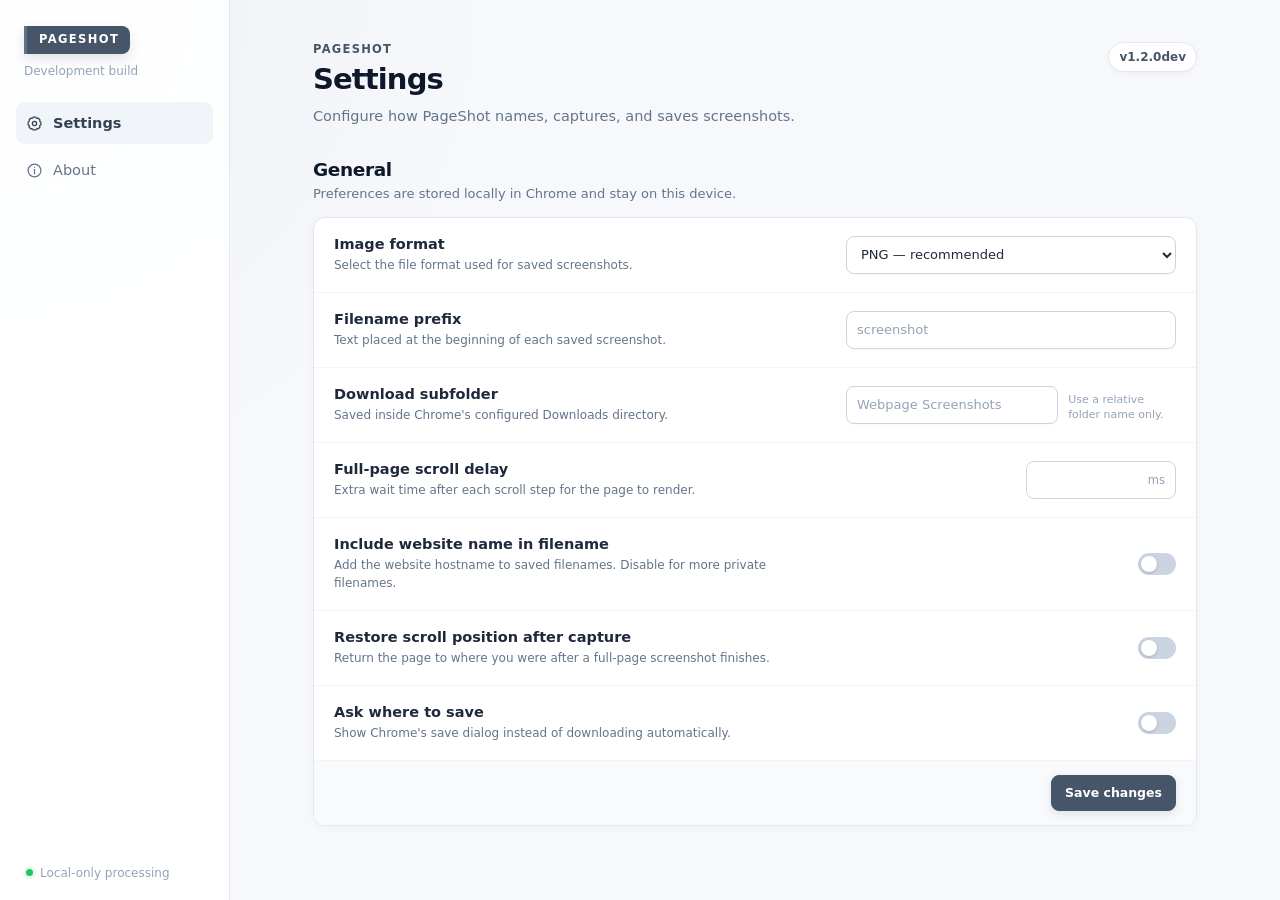
<file: src/options/index.html>
<!doctype html>
<html lang="en">
<head>
  <meta charset="utf-8">
  <meta name="viewport" content="width=device-width, initial-scale=1">
  <title>PageShot settings</title>
  <link rel="stylesheet" href="styles.css">
</head>
<body>
  <div class="app-shell">
    <aside class="sidebar">
      <div class="brand-area">
        <div class="brand-tab">PAGESHOT</div>
        <div class="brand-caption">Development build</div>
      </div>

      <nav class="nav" aria-label="Settings sections">
        <button class="nav-button active" type="button" data-view="settingsView">
          <svg viewBox="0 0 24 24" aria-hidden="true"><circle cx="12" cy="12" r="3"/><path d="M19.4 15a1.7 1.7 0 0 0 .34 1.88l.06.06-2.83 2.83-.06-.06a1.7 1.7 0 0 0-1.88-.34A1.7 1.7 0 0 0 14 20.92V21h-4v-.08A1.7 1.7 0 0 0 8.97 19.4a1.7 1.7 0 0 0-1.88.34l-.06.06-2.83-2.83.06-.06A1.7 1.7 0 0 0 4.6 15a1.7 1.7 0 0 0-1.55-1.03H3v-4h.08A1.7 1.7 0 0 0 4.6 8.94a1.7 1.7 0 0 0-.34-1.88L4.2 7l2.83-2.83.06.06a1.7 1.7 0 0 0 1.88.34A1.7 1.7 0 0 0 10 3.05V3h4v.08a1.7 1.7 0 0 0 1.03 1.52 1.7 1.7 0 0 0 1.88-.34l.06-.06L19.8 7l-.06.06a1.7 1.7 0 0 0-.34 1.88 1.7 1.7 0 0 0 1.55 1.03H21v4h-.08A1.7 1.7 0 0 0 19.4 15Z"/></svg>
          Settings
        </button>
        <button class="nav-button" type="button" data-view="aboutView">
          <svg viewBox="0 0 24 24" aria-hidden="true"><circle cx="12" cy="12" r="9"/><path d="M12 10.5v6M12 7.5h.01"/></svg>
          About
        </button>
      </nav>

      <div class="sidebar-footer">
        <div class="local-chip"><span class="local-dot"></span>Local-only processing</div>
      </div>
    </aside>

    <main class="main">
      <header class="topbar">
        <div>
          <div class="eyebrow">PageShot</div>
          <h1 id="pageTitle">Settings</h1>
          <p id="pageDescription">Configure how PageShot names, captures, and saves screenshots.</p>
        </div>
        <div class="version-chip">v<span id="versionText">1.2.0</span> dev</div>
      </header>

      <section id="settingsView" class="view active">
        <div class="section-heading">
          <h2>General</h2>
          <p>Preferences are stored locally in Chrome and stay on this device.</p>
        </div>

        <form id="settingsForm" class="card">
          <div class="setting-row">
            <div class="setting-copy">
              <label for="imageFormat">Image format</label>
              <p>Select the file format used for saved screenshots.</p>
            </div>
            <div class="control">
              <select id="imageFormat">
                <option value="png">PNG — recommended</option>
                <option value="jpeg">JPEG</option>
                <option value="webp">WebP</option>
              </select>
            </div>
          </div>

          <div class="setting-row">
            <div class="setting-copy">
              <label for="filenamePrefix">Filename prefix</label>
              <p>Text placed at the beginning of each saved screenshot.</p>
            </div>
            <div class="control"><input id="filenamePrefix" type="text" maxlength="40" autocomplete="off" placeholder="screenshot"></div>
          </div>

          <div class="setting-row">
            <div class="setting-copy">
              <label for="downloadFolder">Download subfolder</label>
              <p>Saved inside Chrome's configured Downloads directory.</p>
            </div>
            <div class="control field-wrap">
              <input id="downloadFolder" type="text" maxlength="300" autocomplete="off" placeholder="Webpage Screenshots">
              <span class="field-hint">Use a relative folder name only.</span>
            </div>
          </div>

          <div class="setting-row">
            <div class="setting-copy">
              <label for="scrollDelay">Full-page scroll delay</label>
              <p>Extra wait time after each scroll step for the page to render.</p>
            </div>
            <div class="control">
              <div class="number-control"><input id="scrollDelay" type="number" min="75" max="1000" step="25"><span>ms</span></div>
            </div>
          </div>

          <div class="setting-row toggle-row">
            <div class="setting-copy">
              <label for="includeWebsiteName">Include website name in filename</label>
              <p>Add the website hostname to saved filenames. Disable for more private filenames.</p>
            </div>
            <div class="control">
              <label class="switch"><input id="includeWebsiteName" type="checkbox"><span class="slider"></span></label>
            </div>
          </div>

          <div class="setting-row toggle-row">
            <div class="setting-copy">
              <label for="restoreScrollPosition">Restore scroll position after capture</label>
              <p>Return the page to where you were after a full-page screenshot finishes.</p>
            </div>
            <div class="control">
              <label class="switch"><input id="restoreScrollPosition" type="checkbox"><span class="slider"></span></label>
            </div>
          </div>

          <div class="setting-row toggle-row">
            <div class="setting-copy">
              <label for="saveAs">Ask where to save</label>
              <p>Show Chrome's save dialog instead of downloading automatically.</p>
            </div>
            <div class="control">
              <label class="switch"><input id="saveAs" type="checkbox"><span class="slider"></span></label>
            </div>
          </div>

          <div class="card-footer">
            <span id="status" class="save-status" role="status" aria-live="polite"></span>
            <button class="primary-button" type="submit">Save changes</button>
          </div>
        </form>
      </section>

      <section id="aboutView" class="view">
        <div class="section-heading">
          <h2>About</h2>
          <p>A lightweight screenshot utility built around local-first browser APIs.</p>
        </div>

        <article class="about-card">
          <div class="about-icon" aria-hidden="true">
            <svg viewBox="0 0 24 24"><rect x="4" y="3.5" width="16" height="17" rx="3"/><path d="M8 8h8M8 12h6M8 16h4"/></svg>
          </div>
          <div class="about-main">
            <div class="about-title-row">
              <div>
                <h3>PageShot</h3>
                <p class="about-version">Development version · v<span id="aboutVersionText">1.2.0</span></p>
              </div>
              <span class="dev-badge">DEV BUILD</span>
            </div>

            <p class="about-description">PageShot captures visible areas and complete webpages as image files directly in Chrome. This build is intended for development and testing while the capture behavior and interface continue to be refined.</p>

            <div class="about-grid">
              <div class="about-item"><span>Processing</span><strong>Local only</strong></div>
              <div class="about-item"><span>Network uploads</span><strong>None</strong></div>
              <div class="about-item"><span>Default format</span><strong>PNG</strong></div>
              <div class="about-item"><span>Platform</span><strong>Chrome MV3</strong></div>
            </div>

            <div class="development-note">
              <svg viewBox="0 0 24 24" aria-hidden="true"><circle cx="12" cy="12" r="9"/><path d="M12 10.5v6M12 7.5h.01"/></svg>
              <div>
                <strong>Development notice</strong>
                <span>This version is under active development. Test important captures before relying on it for archival or production workflows.</span>
              </div>
            </div>
          </div>
        </article>
      </section>
    </main>
  </div>
  <script type="module" src="script.js"></script>
</body>
</html>
</file>
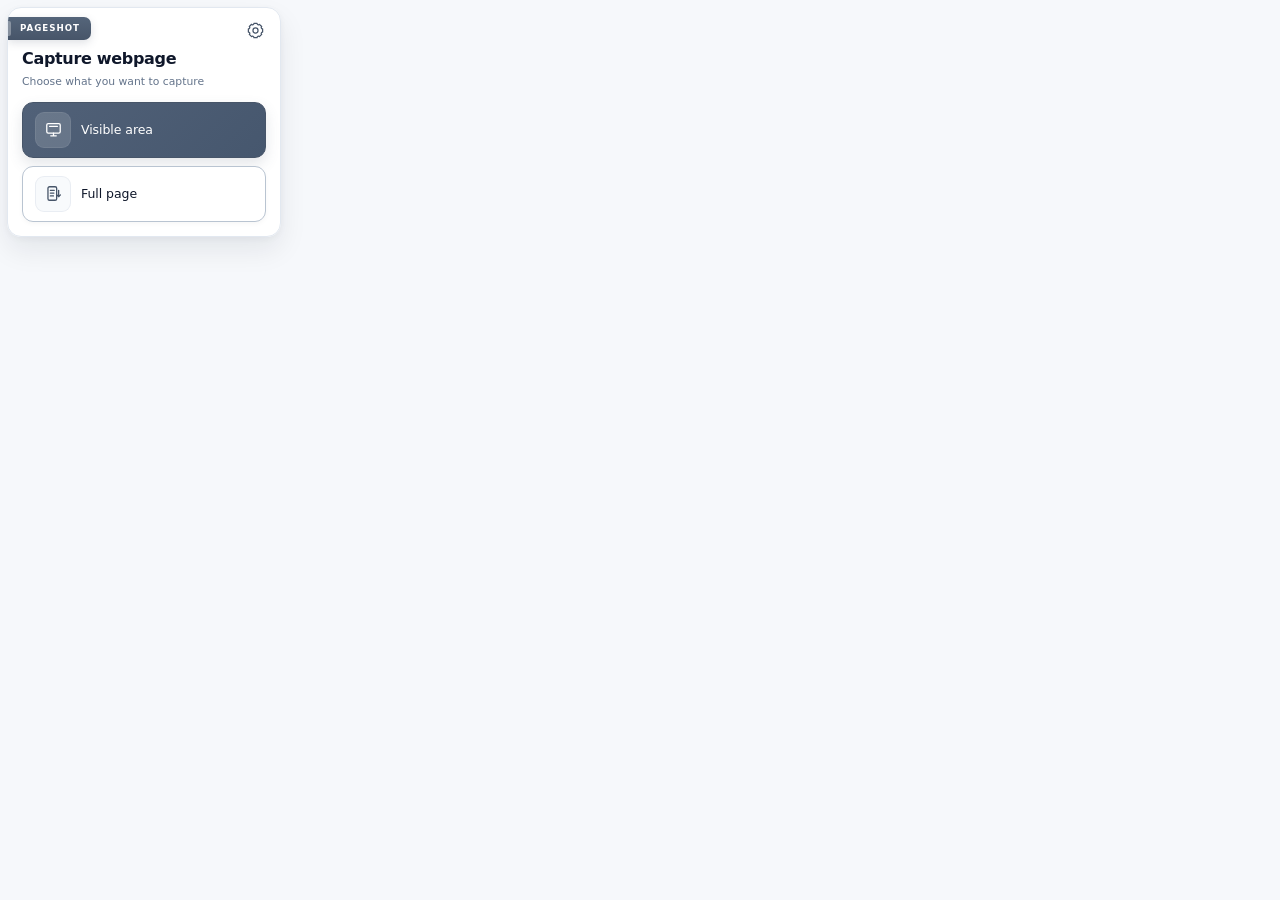
<file: src/popup/index.html>
<!doctype html>
<html lang="en">
<head>
  <meta charset="utf-8">
  <meta name="viewport" content="width=device-width, initial-scale=1">
  <title>PageShot</title>
  <link rel="stylesheet" href="styles.css">
</head>
<body>
  <main class="popup">
    <div class="ribbon">PAGESHOT</div>

    <div class="topbar">
      <button id="settingsBtn" class="settings-button" type="button" aria-label="Open settings" title="Settings">
        <svg viewBox="0 0 24 24" aria-hidden="true">
          <circle cx="12" cy="12" r="3.2"/>
          <path d="M19.4 15a1.7 1.7 0 0 0 .34 1.88l.06.06-2.83 2.83-.06-.06a1.7 1.7 0 0 0-1.88-.34 1.7 1.7 0 0 0-1.03 1.55V21h-4v-.08A1.7 1.7 0 0 0 8.97 19.4a1.7 1.7 0 0 0-1.88.34l-.06.06-2.83-2.83.06-.06A1.7 1.7 0 0 0 4.6 15a1.7 1.7 0 0 0-1.55-1.03H3v-4h.08A1.7 1.7 0 0 0 4.6 8.94a1.7 1.7 0 0 0-.34-1.88L4.2 7l2.83-2.83.06.06a1.7 1.7 0 0 0 1.88.34A1.7 1.7 0 0 0 10 3.05V3h4v.08a1.7 1.7 0 0 0 1.03 1.52 1.7 1.7 0 0 0 1.88-.34l.06-.06L19.8 7l-.06.06a1.7 1.7 0 0 0-.34 1.88 1.7 1.7 0 0 0 1.55 1.03H21v4h-.08A1.7 1.7 0 0 0 19.4 15Z"/>
        </svg>
      </button>
    </div>

    <div class="content">
      <section class="heading">
        <h1>Capture webpage</h1>
        <p>Choose what you want to capture</p>
      </section>

      <section class="actions" aria-label="Capture options">
        <button id="visibleBtn" class="capture-button primary" type="button">
          <span class="icon-box" aria-hidden="true">
            <svg viewBox="0 0 24 24"><rect x="3.5" y="4.5" width="17" height="12" rx="1.8"/><path d="M8.5 20h7M12 16.5V20"/><path d="M7 8h10"/></svg>
          </span>
          <span class="button-title">Visible area</span>
        </button>

        <button id="fullBtn" class="capture-button secondary" type="button">
          <span class="icon-box" aria-hidden="true">
            <svg viewBox="0 0 24 24"><rect x="5" y="3.5" width="11" height="17" rx="2"/><path d="M8 8h5M8 11.5h4.5M8 15h4"/><path d="M18.5 8v8m0 0-2.25-2.25M18.5 16l2.25-2.25"/></svg>
          </span>
          <span class="button-title">Full page</span>
        </button>
      </section>

      <div id="status" class="status" role="status" aria-live="polite"></div>
    </div>
  </main>
  <script src="script.js"></script>
</body>
</html>
</file>
<file: src/options/styles.css>
:root {
  color-scheme: light;
  font-family: Poppins, "SF Pro Text", ui-sans-serif, system-ui, -apple-system, BlinkMacSystemFont, "Segoe UI", sans-serif;
  --slate-950:#0f172a; --slate-900:#1e293b; --slate-700:#334155; --slate-600:#475569; --slate-500:#64748b; --slate-400:#94a3b8; --slate-300:#cbd5e1; --slate-200:#e2e8f0; --slate-100:#f1f5f9; --slate-50:#f8fafc; --white:#fff; --green:#15803d; --danger:#b42318;
}
* { box-sizing:border-box; }
body { margin:0; min-width:900px; background:radial-gradient(circle at top left,rgba(71,85,105,.045),transparent 32%),#f6f8fb; color:var(--slate-950); -webkit-font-smoothing:antialiased; text-rendering:optimizeLegibility; }
button,input,select { font:inherit; }
.app-shell { display:grid; grid-template-columns:230px minmax(0,1fr); min-height:100vh; }
.sidebar { position:sticky; top:0; display:flex; height:100vh; flex-direction:column; padding:24px 16px 18px; border-right:1px solid var(--slate-200); background:rgba(255,255,255,.96); }
.brand-area { padding:2px 8px 24px; }
.brand-tab { display:inline-flex; align-items:center; min-height:28px; padding:0 11px 0 12px; border-left:3px solid #607087; border-radius:0 8px 8px 0; background:var(--slate-600); color:#fff; box-shadow:0 5px 12px rgba(71,85,105,.16); font-size:11.5px; font-weight:600; letter-spacing:.12em; line-height:1; text-transform:uppercase; }
.brand-caption { margin-top:10px; color:var(--slate-400); font-size:12px; font-weight:500; }
.nav { display:grid; gap:5px; }
.nav-button { display:flex; align-items:center; gap:10px; width:100%; min-height:42px; padding:9px 10px; border:0; border-radius:9px; background:transparent; color:var(--slate-500); cursor:pointer; text-align:left; font-size:14.5px; font-weight:500; transition:background 140ms ease,color 140ms ease; }
.nav-button svg { width:17px; height:17px; fill:none; stroke:currentColor; stroke-width:1.75; stroke-linecap:round; stroke-linejoin:round; }
.nav-button:hover { background:var(--slate-50); color:var(--slate-700); }
.nav-button.active { background:var(--slate-100); color:var(--slate-700); font-weight:600; }
.sidebar-footer { margin-top:auto; padding:12px 10px 2px; }
.local-chip { display:inline-flex; align-items:center; gap:7px; color:var(--slate-400); font-size:12px; font-weight:500; }
.local-dot { width:7px; height:7px; border-radius:50%; background:#22c55e; box-shadow:0 0 0 3px rgba(34,197,94,.1); }
.main { width:100%; max-width:980px; margin:0 auto; padding:42px 48px 64px; }
.topbar { display:flex; align-items:flex-start; justify-content:space-between; gap:24px; margin-bottom:30px; }
.eyebrow { margin-bottom:6px; color:var(--slate-600); font-size:11.5px; font-weight:600; letter-spacing:.11em; text-transform:uppercase; }
h1,h2,h3,p { margin-top:0; }
h1 { margin-bottom:8px; font-size:29px; font-weight:600; letter-spacing:-.03em; line-height:1.2; }
.topbar p { max-width:650px; margin-bottom:0; color:var(--slate-500); font-size:14.5px; line-height:1.65; }
.version-chip { display:inline-flex; align-items:center; min-height:30px; padding:0 10px; border:1px solid var(--slate-200); border-radius:999px; background:#fff; color:var(--slate-600); box-shadow:0 2px 5px rgba(15,23,42,.035); font-size:12px; font-weight:600; }
.view { display:none; }.view.active { display:block; }
.section-heading { margin-bottom:13px; }
.section-heading h2 { margin-bottom:4px; font-size:18.5px; font-weight:600; letter-spacing:-.02em; }
.section-heading p { margin-bottom:0; color:var(--slate-500); font-size:13px; line-height:1.55; }
.card,.about-card { border:1px solid var(--slate-200); border-radius:12px; background:#fff; box-shadow:0 2px 8px rgba(15,23,42,.035); }
.card { overflow:hidden; }
.setting-row { display:grid; grid-template-columns:minmax(245px,1fr) minmax(260px,330px); align-items:center; gap:30px; padding:18px 20px; }
.setting-row + .setting-row { border-top:1px solid var(--slate-100); }
.setting-copy label { display:block; margin-bottom:4px; color:var(--slate-900); font-size:14.5px; font-weight:600; }
.setting-copy p { margin-bottom:0; color:var(--slate-500); font-size:12px; line-height:1.5; }
.control { display:flex; justify-content:flex-end; }
.field-wrap { width:100%; }
input[type="text"],input[type="number"],select { width:100%; min-height:38px; padding:8px 10px; border:1px solid var(--slate-300); border-radius:8px; outline:none; background:#fff; color:var(--slate-900); font-size:13px; font-weight:500; box-shadow:0 1px 2px rgba(15,23,42,.025); transition:border-color 140ms ease,box-shadow 140ms ease; }
select { cursor:pointer; }
input:focus,select:focus { border-color:var(--slate-600); box-shadow:0 0 0 3px rgba(71,85,105,.1); }
input::placeholder { color:var(--slate-400); }
.field-hint { display:block; margin-top:6px; margin-left:10px; color:var(--slate-400); font-size:11px; line-height:1.4; }
.number-control { display:flex; align-items:center; width:150px; overflow:hidden; border:1px solid var(--slate-300); border-radius:8px; background:#fff; }
.number-control:focus-within { border-color:var(--slate-600); box-shadow:0 0 0 3px rgba(71,85,105,.1); }
.number-control input { min-height:36px; border:0; box-shadow:none; }
.number-control input:focus { box-shadow:none; }
.number-control span { padding:0 10px; color:var(--slate-400); font-size:11.5px; font-weight:500; }
.switch { position:relative; display:inline-flex; width:38px; height:22px; cursor:pointer; }
.switch input { position:absolute; width:1px; height:1px; opacity:0; }
.slider { position:absolute; inset:0; border-radius:999px; background:var(--slate-300); transition:background 150ms ease; }
.slider::after { content:""; position:absolute; top:3px; left:3px; width:16px; height:16px; border-radius:50%; background:#fff; box-shadow:0 1px 3px rgba(15,23,42,.2); transition:transform 150ms ease; }
.switch input:checked + .slider { background:var(--slate-600); }.switch input:checked + .slider::after { transform:translateX(16px); }
.card-footer { display:flex; align-items:center; justify-content:flex-end; gap:12px; padding:14px 20px; border-top:1px solid var(--slate-100); background:var(--slate-50); }
.save-status { color:var(--green); font-size:12px; font-weight:500; }.save-status.error { color:var(--danger); }
.primary-button { display:inline-flex; align-items:center; justify-content:center; min-height:36px; padding:8px 13px; border:1px solid var(--slate-600); border-radius:8px; background:var(--slate-600); color:#fff; cursor:pointer; font-size:12.5px; font-weight:600; box-shadow:0 3px 8px rgba(71,85,105,.14); transition:background 140ms ease,border-color 140ms ease,transform 140ms ease; }
.primary-button:hover { border-color:var(--slate-700); background:var(--slate-700); transform:translateY(-1px); }
.about-card { display:grid; grid-template-columns:48px minmax(0,1fr); gap:16px; padding:22px; }
.about-icon { display:grid; width:48px; height:48px; place-items:center; border-radius:12px; background:var(--slate-100); color:var(--slate-600); }
.about-icon svg,.development-note svg { fill:none; stroke:currentColor; stroke-linecap:round; stroke-linejoin:round; }.about-icon svg { width:24px; height:24px; stroke-width:1.6; }
.about-title-row { display:flex; align-items:flex-start; justify-content:space-between; gap:16px; }
.about-title-row h3 { margin-bottom:3px; font-size:18.5px; font-weight:600; letter-spacing:-.015em; }
.about-version { margin-bottom:0; color:var(--slate-400); font-size:12px; }
.dev-badge { flex:0 0 auto; padding:5px 7px; border:1px solid var(--slate-200); border-radius:6px; background:var(--slate-100); color:var(--slate-600); font-size:10.5px; font-weight:600; letter-spacing:.06em; }
.about-description { max-width:690px; margin:15px 0 18px; color:var(--slate-500); font-size:13px; line-height:1.65; }
.about-grid { display:grid; grid-template-columns:repeat(4,minmax(0,1fr)); gap:8px; }
.about-item { padding:10px; border:1px solid var(--slate-100); border-radius:8px; background:var(--slate-50); }.about-item span,.about-item strong { display:block; }.about-item span { margin-bottom:4px; color:var(--slate-400); font-size:11px; }.about-item strong { color:var(--slate-700); font-size:12px; font-weight:600; }
.development-note { display:flex; gap:10px; margin-top:16px; padding:12px; border:1px solid var(--slate-200); border-radius:8px; background:#fbfcfe; color:var(--slate-500); }.development-note svg { flex:0 0 auto; width:17px; height:17px; margin-top:1px; stroke-width:1.8; color:var(--slate-600); }.development-note strong,.development-note span { display:block; }.development-note strong { margin-bottom:3px; color:var(--slate-700); font-size:12px; }.development-note span { font-size:11.5px; line-height:1.5; }
@media(max-width:900px){.app-shell{grid-template-columns:190px minmax(0,1fr)}.main{padding:36px 30px 56px}.setting-row{grid-template-columns:1fr;gap:11px}.control{justify-content:flex-start}.about-grid{grid-template-columns:repeat(2,minmax(0,1fr))}}
@media(prefers-reduced-motion:reduce){.nav-button,.primary-button,.slider,.slider::after,input,select{transition:none}}
</file>
<file: src/popup/styles.css>
:root {
  color-scheme: light;
  font-family: Poppins, "SF Pro Text", "SF Pro Display", ui-sans-serif, system-ui, -apple-system, BlinkMacSystemFont, "Segoe UI", sans-serif;
  --slate-950: #0f172a;
  --slate-700: #334155;
  --slate-600: #475569;
  --slate-500: #64748b;
  --slate-400: #94a3b8;
  --slate-300: #cbd5e1;
  --slate-200: #e2e8f0;
  --slate-100: #f1f5f9;
  --slate-50: #f8fafc;
  --white: #ffffff;
  --success: #15803d;
  --error: #b42318;
}

* { box-sizing: border-box; }
body {
  margin: 0;
  width: 288px;
  min-width: 288px;
  background: #f6f8fb;
  color: var(--slate-950);
  -webkit-font-smoothing: antialiased;
  text-rendering: optimizeLegibility;
}
button { font: inherit; }

.popup {
  position: relative;
  margin: 7px;
  overflow: hidden;
  border: 1px solid #e2e8f0;
  border-radius: 14px;
  background: rgba(255,255,255,.99);
  box-shadow: 0 13px 28px rgba(15,23,42,.08), 0 2px 6px rgba(15,23,42,.04);
}

.ribbon {
  position: absolute;
  top: 9px;
  left: 0;
  z-index: 2;
  display: inline-flex;
  align-items: center;
  height: 23px;
  padding: 0 11px 0 12px;
  border-radius: 0 7px 7px 0;
  background: linear-gradient(180deg,#55657a 0%,#475569 100%);
  color: #fff;
  font-size: 8.7px;
  font-weight: 600;
  letter-spacing: .11em;
  line-height: 1;
  text-transform: uppercase;
  box-shadow: 0 3px 8px rgba(71,85,105,.17);
}
.ribbon::before {
  content: "";
  position: absolute;
  top: 4px;
  bottom: 4px;
  left: 0;
  width: 3px;
  border-radius: 0 2px 2px 0;
  background: rgba(255,255,255,.32);
}

.topbar {
  display: flex;
  justify-content: flex-end;
  min-height: 40px;
  padding: 8px 11px 0;
}
.settings-button {
  display: grid;
  width: 28px;
  height: 28px;
  place-items: center;
  padding: 0;
  border: 0;
  border-radius: 8px;
  background: transparent;
  color: var(--slate-600);
  cursor: pointer;
  transition: background 130ms ease,color 130ms ease,transform 130ms ease;
}
.settings-button svg {
  width: 19px;
  height: 19px;
  fill: none;
  stroke: currentColor;
  stroke-width: 1.55;
  stroke-linecap: round;
  stroke-linejoin: round;
}
.settings-button:hover { background: var(--slate-100); color: var(--slate-700); }
.settings-button:active { transform: scale(.96); }

.content { padding: 1px 14px 14px; }
.heading { margin-bottom: 12px; }
.heading h1 {
  margin: 0;
  color: var(--slate-950);
  font-size: 16px;
  font-weight: 600;
  letter-spacing: -.02em;
  line-height: 1.2;
}
.heading p {
  margin: 6px 0 0;
  color: var(--slate-500);
  font-size: 10.8px;
  font-weight: 400;
  line-height: 1.45;
}
.actions { display: grid; gap: 8px; }
.capture-button {
  display: grid;
  grid-template-columns: 36px minmax(0,1fr);
  align-items: center;
  gap: 10px;
  width: 100%;
  min-height: 54px;
  padding: 9px 12px;
  border-radius: 11px;
  text-align: left;
  cursor: pointer;
  transition: transform 130ms ease,box-shadow 130ms ease,background 130ms ease,border-color 130ms ease;
}
.capture-button.primary {
  border: 1px solid var(--slate-600);
  background: linear-gradient(135deg,#516178 0%,#46576e 100%);
  color: #fff;
  box-shadow: 0 6px 14px rgba(71,85,105,.15);
}
.capture-button.primary:hover {
  border-color: var(--slate-700);
  background: linear-gradient(135deg,#435267 0%,var(--slate-700) 100%);
  box-shadow: 0 8px 18px rgba(51,65,85,.19);
  transform: translateY(-1px);
}
.capture-button.secondary {
  border: 1px solid #b9c4d1;
  background: #fff;
  color: var(--slate-950);
  box-shadow: 0 2px 5px rgba(15,23,42,.035);
}
.capture-button.secondary:hover {
  border-color: var(--slate-400);
  background: #fbfcfe;
  box-shadow: 0 5px 12px rgba(15,23,42,.055);
  transform: translateY(-1px);
}
.capture-button:active { transform: translateY(0) scale(.995); }
.capture-button:focus-visible,.settings-button:focus-visible { outline: 3px solid rgba(71,85,105,.17); outline-offset: 2px; }
.icon-box {
  display: grid;
  width: 36px;
  height: 36px;
  place-items: center;
  border-radius: 9px;
}
.primary .icon-box { background: rgba(255,255,255,.14); box-shadow: inset 0 0 0 1px rgba(255,255,255,.07); }
.secondary .icon-box { background: var(--slate-50); color: var(--slate-600); box-shadow: inset 0 0 0 1px rgba(148,163,184,.15); }
.icon-box svg { width: 19px; height: 19px; fill: none; stroke: currentColor; stroke-width: 1.65; stroke-linecap: round; stroke-linejoin: round; }
.button-title { font-size: 12.5px; font-weight: 500; letter-spacing: -.005em; line-height: 1.3; }
.capture-button:disabled,.settings-button:disabled { cursor: wait; opacity: .58; transform: none; }
.status {
  display: none;
  min-height: 28px;
  align-items: center;
  margin-top: 8px;
  padding: 7px 9px;
  border-radius: 8px;
  background: var(--slate-50);
  color: var(--slate-500);
  font-size: 10px;
  line-height: 1.35;
}
.status:not(:empty) { display: flex; }
.status.success { background: #f0fdf4; color: var(--success); }
.status.error { background: #fef3f2; color: var(--error); }
@media (prefers-reduced-motion:reduce) { .capture-button,.settings-button { transition:none; } }
</file>
